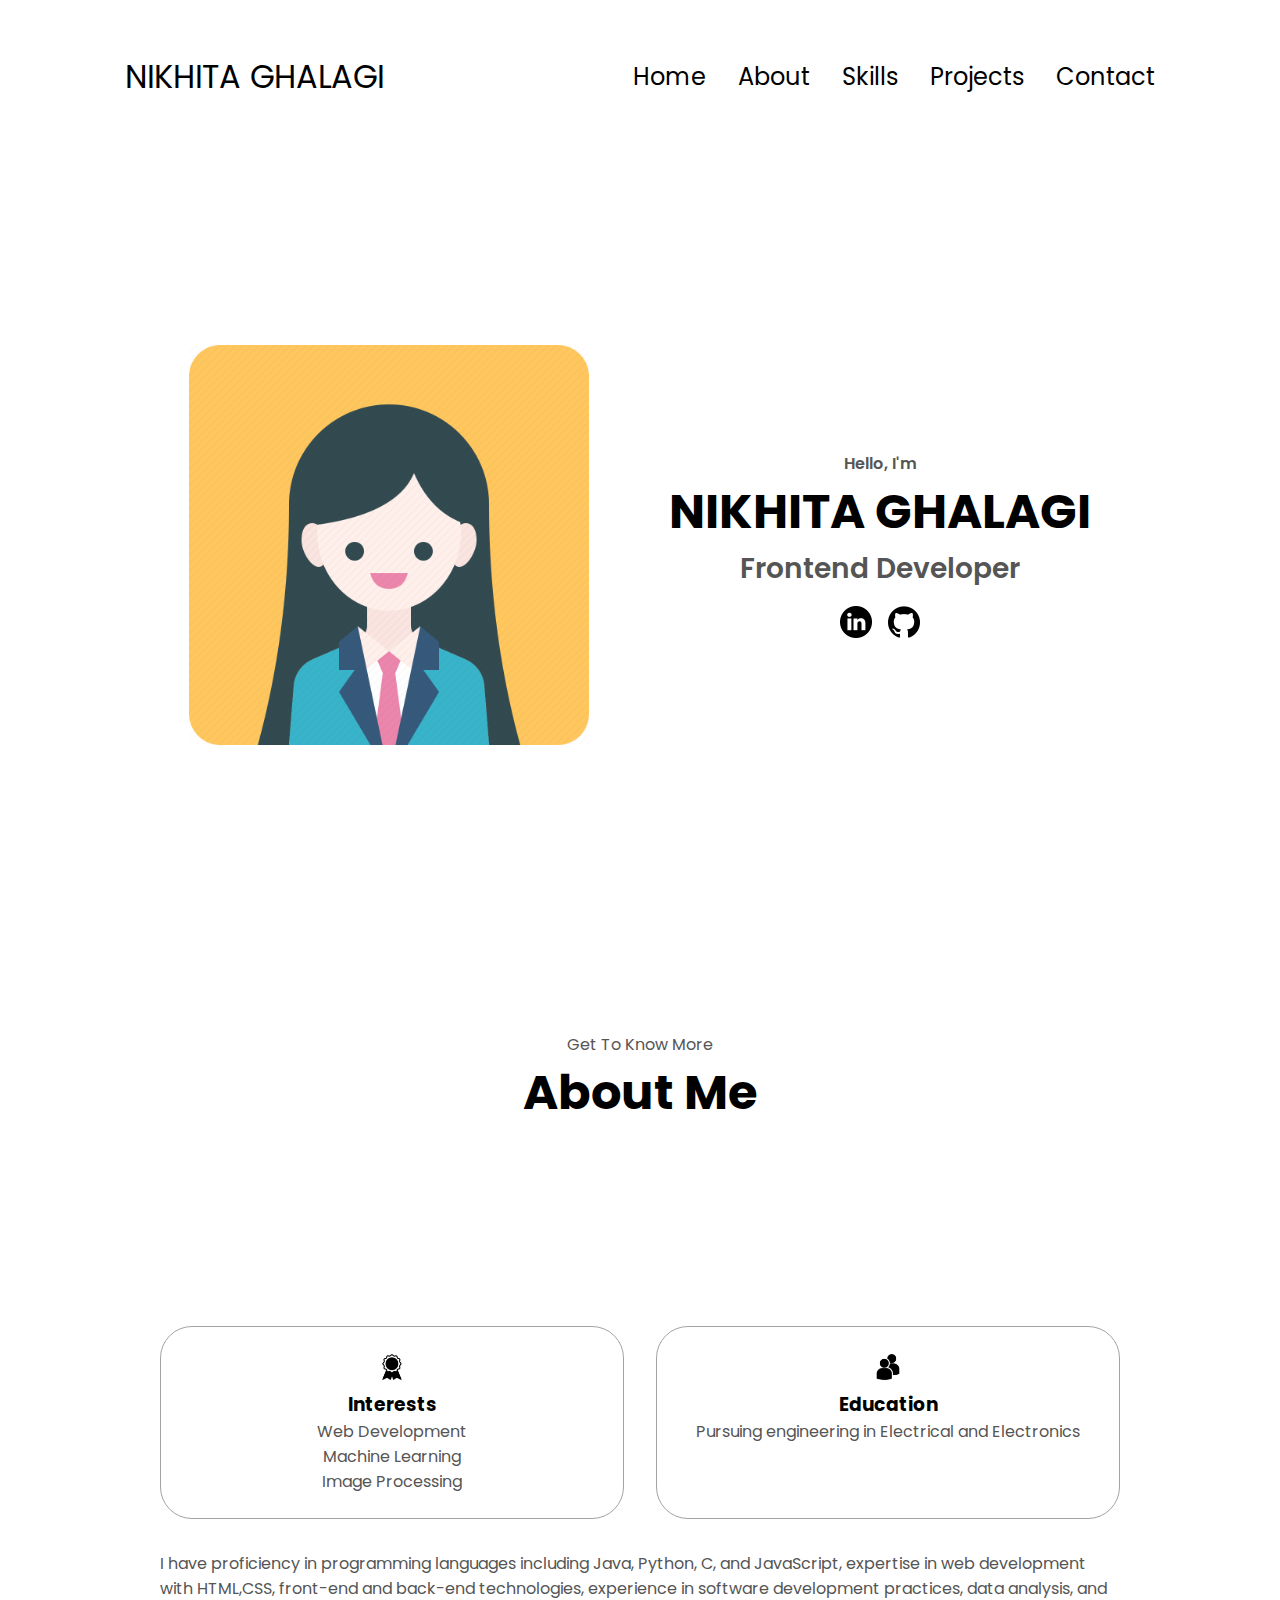
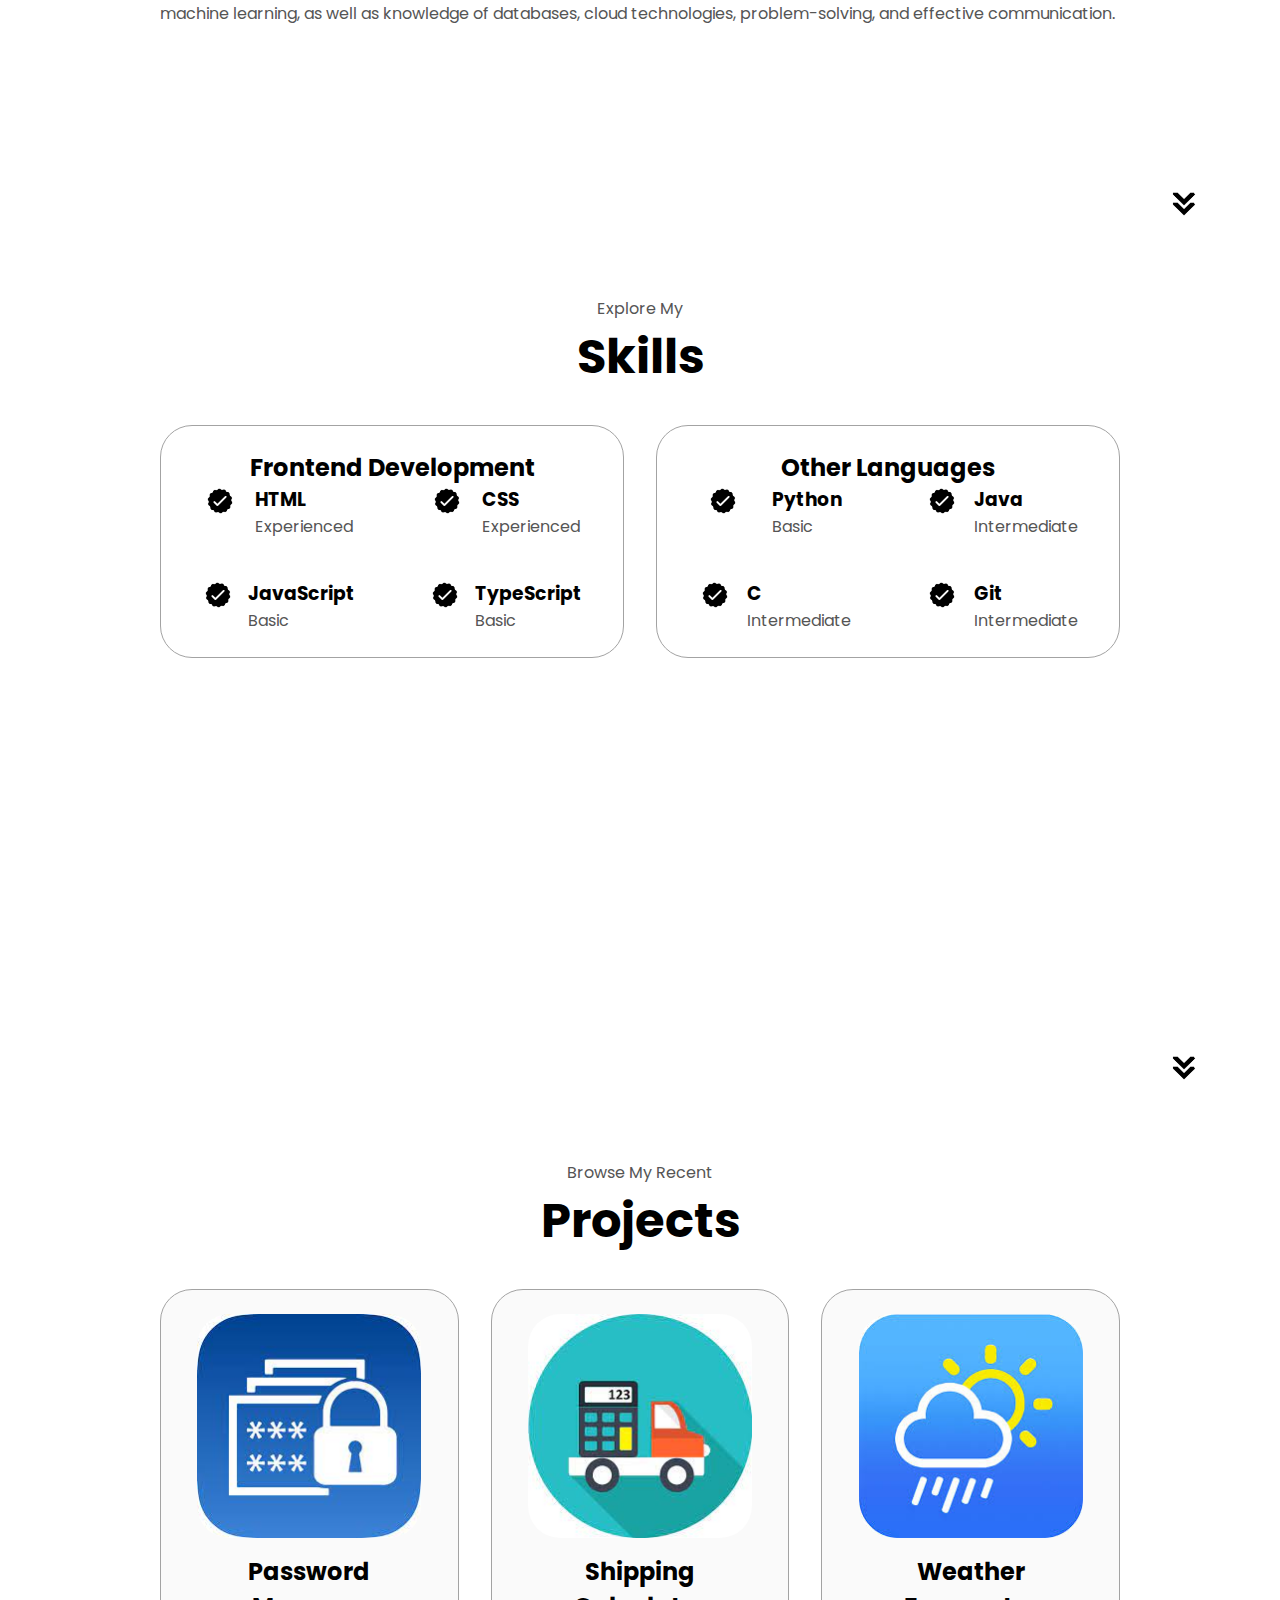
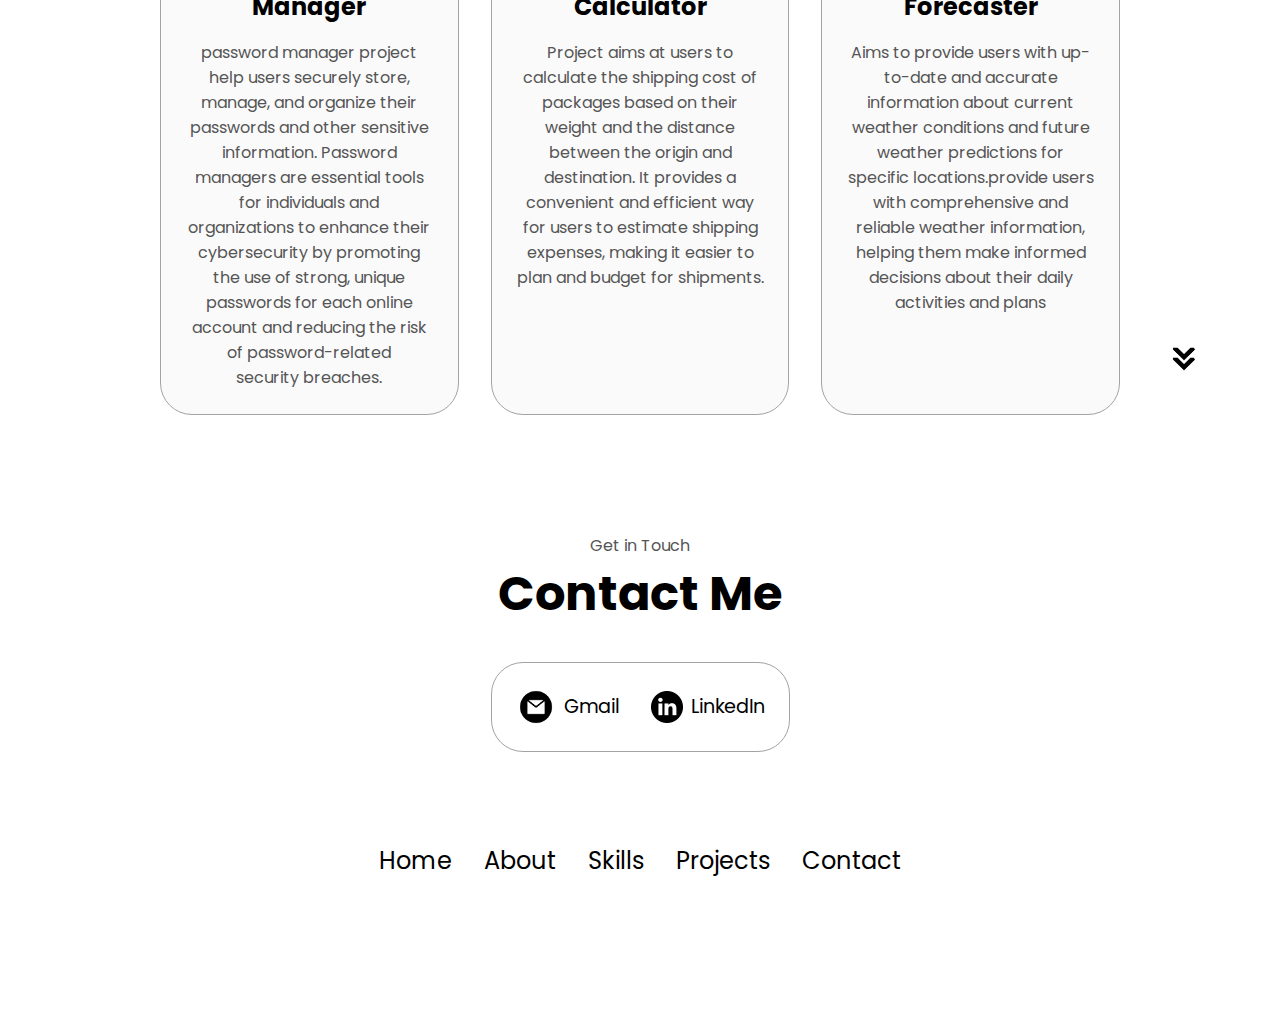
<file: portfolio-web/index.html>
<!DOCTYPE html>
<html lang="en">

<head>
  <meta charset="UTF-8" />
  <meta http-equiv="X-UA-Compatible" content="IE=edge" />
  <meta name="viewport" content="width=device-width, initial-scale=1.0" />
  <title>My Portfolio</title>
  <link rel="stylesheet" href="style.css" />
  <link rel="stylesheet" href="mediaqueries.css" />
</head>

<body>
  <nav id="desktop-nav">
    <div class="logo">NIKHITA GHALAGI</div>
    <div>
      <ul class="nav-links">
        <li><a href="#profile">Home</a></li>
        <li><a href="#about">About</a></li>
        <li><a href="#skills">Skills</a></li>
        <li><a href="#projects">Projects</a></li>
        <li><a href="#contact">Contact</a></li>
      </ul>
    </div>
  </nav>
  <nav id="hamburger-nav">
    <div class="logo">NIKHITA GHALAGI</div>
    <div class="hamburger-menu">
      <div class="hamburger-icon" onclick="toggleMenu()">
        <span></span>
        <span></span>
        <span></span>
      </div>
      <div class="menu-links">
        <li><a href="#profile" onclick="toggleMenu()">Home</a></li>
        <li><a href="#about" onclick="toggleMenu()">About</a></li>
        <li><a href="#skills" onclick="toggleMenu()">Skills</a></li>
        <li><a href="#projects" onclick="toggleMenu()">Projects</a></li>
        <li><a href="#contact" onclick="toggleMenu()">Contact</a></li>
      </div>
    </div>
  </nav>
  <section id="profile">
    <div class="section__pic-container">
      <img src="images/profile-pic.png" alt="Nikhita Ghalagi profile picture" />
    </div>
    <div class="section__text">
      <p class="section__text__p1">Hello, I'm</p>
      <h1 class="title">NIKHITA GHALAGI</h1>
      <p class="section__text__p2">Frontend Developer</p>
      <div id="socials-container">
        <img src="images/linkedin.png" alt="My LinkedIn profile" class="icon"
          onclick="location.href='https://www.linkedin.com/in/nikhita-ghalagi-6aa586262?utm_source=share&utm_campaign=share_via&utm_content=profile&utm_medium=android_app'" />
        <img src="images/github.png" alt="My Github profile" class="icon"
          onclick="location.href='https://github.com/'" />
      </div>
    </div>
  </section>
  <section id="about">
    <p class="section__text__p1">Get To Know More</p>
    <h1 class="title">About Me</h1>
    <div class="section-container">
     
      <div class="about-details-container">
        <div class="about-containers">
          <div class="details-container">
            <img src="images/experience.png" alt="Experience icon" class="icon" />
            <h3>Interests</h3>
            <p>Web Development<br>Machine Learning<br>Image Processing</p>
          </div>
          <div class="details-container">
            <img src="images/education.png" alt="Education icon" class="icon" />
            <h3>Education</h3>
            <p>Pursuing engineering in Electrical and Electronics</p>
          </div>
        </div>
        <div class="text-container">
          <p>
            I have proficiency in programming languages including Java, Python, C, and JavaScript, expertise in web
            development with HTML,CSS, front-end and back-end technologies, experience in software development
            practices, data analysis, and machine learning, as well as knowledge of databases, cloud technologies,
            problem-solving, and effective communication.
          </p>
        </div>
      </div>
    </div>
    <img src="images/arrow.png" alt="Arrow icon" class="icon arrow" onclick="location.href='./#skills'" />
  </section>
  <section id="skills">
    <p class="section__text__p1">Explore My</p>
    <h1 class="title">Skills</h1>
    <div class="skills-details-container">
      <div class="about-containers">
        <div class="details-container">
          <h2 class="experience-sub-title">Frontend Development</h2>
          <div class="article-container">
            <article>
              <img src="images/checkmark.png" alt="Experience icon" class="icon" />
              <div>
                <h3>HTML</h3>
                <p>Experienced</p>
              </div>
            </article>
            <article>
              <img src="images/checkmark.png" alt="Experience icon" class="icon" />
              <div>
                <h3>CSS</h3>
                <p>Experienced</p>
              </div>
            </article>

            <article>
              <img src="images/checkmark.png" alt="Experience icon" class="icon" />
              <div>
                <h3>JavaScript</h3>
                <p>Basic</p>
              </div>
            </article>
            <article>
              <img src="images/checkmark.png" alt="Experience icon" class="icon" />
              <div>
                <h3>TypeScript</h3>
                <p>Basic</p>
              </div>
            </article>

          </div>
        </div>
        <div class="details-container">
          <h2 class="experience-sub-title">Other Languages</h2>
          <div class="article-container">
            <article>
              <img src="images/checkmark.png" alt="Experience icon" class="icon" />
              <div>
                <h3>Python</h3>
                <p>Basic</p>
              </div>
            </article>
            <article>
              <img src="images/checkmark.png" alt="Experience icon" class="icon" />
              <div>
                <h3>Java</h3>
                <p>Intermediate</p>
              </div>
            </article>
            <article>
              <img src="images/checkmark.png" alt="Experience icon" class="icon" />
              <div>
                <h3>C</h3>
                <p>Intermediate</p>
              </div>
            </article>
            <article>
              <img src="images/checkmark.png" alt="Experience icon" class="icon" />
              <div>
                <h3>Git</h3>
                <p>Intermediate</p>
              </div>
            </article>
          </div>
        </div>
      </div>
    </div>
    <img src="images/arrow.png" alt="Arrow icon" class="icon arrow" onclick="location.href='./#projects'" />
  </section>
  <section id="projects">
    <p class="section__text__p1">Browse My Recent</p>
    <h1 class="title">Projects</h1>
    <div class="experience-details-container">
      <div class="about-containers">
        <div class="details-container color-container">
          <div class="article-container">
            <img src="images/project-1.png" alt="Project 1" class="project-img" />
          </div>
          <h2 class="experience-sub-title project-title">Password Manager</h2>
          <p>password manager project help users securely store, manage, and organize their passwords and other
            sensitive information. Password managers are essential tools for individuals and organizations to enhance
            their cybersecurity by promoting the use of strong, unique passwords for each online account and reducing
            the risk of password-related security breaches.</p>

        </div>
        <div class="details-container color-container">
          <div class="article-container">
            <img src="images/project-2.png" alt="Project 2" class="project-img" />
          </div>
          <h2 class="experience-sub-title project-title">Shipping Calculator</h2>
          <p>Project aims at users to calculate the shipping cost of packages based on their weight and the distance
            between the origin and destination. It provides a convenient and efficient way for users to estimate
            shipping expenses, making it easier to plan and budget for shipments.</p>
        </div>
        <div class="details-container color-container">
          <div class="article-container">
            <img src="images/project-3.png" alt="Project 3" class="project-img" />
          </div>
          <h2 class="experience-sub-title project-title">Weather Forecaster</h2>
          <p>Aims to provide users with up-to-date and accurate information about current weather conditions and future
            weather predictions for specific locations.provide users with comprehensive and reliable weather
            information, helping them make informed decisions about their daily activities and plans</p>

        </div>
      </div>
    </div>
    <img src="images/arrow.png" alt="Arrow icon" class="icon arrow" onclick="location.href='./#contact'" />
  </section>
  <section id="contact">
    <br><br>
    <p class="section__text__p1">Get in Touch</p>
    <h1 class="title">Contact Me</h1>
    <div class="contact-info-upper-container">
      <div class="contact-info-container">
        <img src="images/email.png" alt="Email icon" class="icon contact-icon email-icon" />
        <p><a href="mailto:nikhita1619.com">Gmail</a></p>
      </div>
      <div class="contact-info-container">
        <img src="images/linkedin.png" alt="LinkedIn icon" class="icon contact-icon" />
        <p><a href="https://www.linkedin.com/in/nikhita-ghalagi-6aa586262?utm_source=share&utm_campaign=share_via&utm_content=profile&utm_medium=android_app">LinkedIn</a></p>
      </div>
    </div>
  </section>
  <footer>
    <nav>
      <div class="nav-links-container">
        <ul class="nav-links">
          <li><a href="#profile">Home</a></li>
          <li><a href="#about">About</a></li>
          <li><a href="#skills">Skills</a></li>
          <li><a href="#projects">Projects</a></li>
          <li><a href="#contact">Contact</a></li>
        </ul>
      </div>
    </nav>

  </footer>
  <script src="script.js"></script>
</body>

</html>
</file>
<file: portfolio-web/style.css>
/* GENERAL */

@import url("https://fonts.googleapis.com/css2?family=Poppins:wght@300;400;500;600&display=swap");

* {
  margin: 0;
  padding: 0;
}

body {
  font-family: "Poppins", sans-serif;
}

html {
  scroll-behavior: smooth;
}

p {
  color: rgb(85, 85, 85);
}

/* TRANSITION */

a,
.btn {
  transition: all 300ms ease;
}

/* DESKTOP NAV */

nav,
.nav-links {
  display: flex;
}

nav {
  justify-content: space-around;
  align-items: center;
  height: 17vh;
}

.nav-links {
  gap: 2rem;
  list-style: none;
  font-size: 1.5rem;
}

a {
  color: black;
  text-decoration: none;
  text-decoration-color: white;
}

a:hover {
  color: grey;
  text-decoration: underline;
  text-underline-offset: 1rem;
  text-decoration-color: rgb(181, 181, 181);
}

.logo {
  font-size: 2rem;
}

.logo:hover {
  cursor: default;
}

/* HAMBURGER MENU */

#hamburger-nav {
  display: none;
}

.hamburger-menu {
  position: relative;
  display: inline-block;
}

.hamburger-icon {
  display: flex;
  flex-direction: column;
  justify-content: space-between;
  height: 24px;
  width: 30px;
  cursor: pointer;
}

.hamburger-icon span {
  width: 100%;
  height: 2px;
  background-color: black;
  transition: all 0.3 ease-in-out;
}

.menu-links {
  position: absolute;
  top: 100%;
  right: 0;
  background-color: white;
  width: fit-content;
  max-height: 0;
  overflow: hidden;
  transition: all 0.3 ease-in-out;
}

.menu-links a {
  display: block;
  padding: 10px;
  text-align: center;
  font-size: 1.5rem;
  color: black;
  text-decoration: none;
  transition: all 0.3 ease-in-out;
}

.menu-links li {
  list-style: none;
}

.menu-links.open {
  max-height: 300px;
}

.hamburger-icon.open span:first-child {
  transform: rotate(45deg) translate(10px, 5px);
}

.hamburger-icon.open span:nth-child(2) {
  opacity: 0;
}

.hamburger-icon.open span:last-child {
  transform: rotate(-45deg) translate(10px, -5px);
}

.hamburger-icon span:first-child {
  transform: none;
}

.hamburger-icon span:first-child {
  opacity: 1;
}

.hamburger-icon span:first-child {
  transform: none;
}

/* SECTIONS */

section {
  padding-top: 4vh;
  height: 96vh;
  margin: 0 10rem;
  box-sizing: border-box;
  min-height: fit-content;
}

.section-container {
  display: flex;
}

/* PROFILE SECTION */

#profile {
  display: flex;
  justify-content: center;
  gap: 5rem;
  height: 80vh;
}

.section__pic-container {
  display: flex;
  height: 400px;
  width: 400px;
  margin: auto 0;
}

.section__text {
  align-self: center;
  text-align: center;
}

.section__text p {
  font-weight: 600;
}

.section__text__p1 {
  text-align: center;
}

.section__text__p2 {
  font-size: 1.75rem;
  margin-bottom: 1rem;
}

.title {
  font-size: 3rem;
  text-align: center;
}

#socials-container {
  display: flex;
  justify-content: center;
  margin-top: 1rem;
  gap: 1rem;
}

/* ICONS */

.icon {
  cursor: pointer;
  height: 2rem;
}

/* BUTTONS */

.btn-container {
  display: flex;
  justify-content: center;
  gap: 1rem;
}

.btn {
  font-weight: 600;
  transition: all 300ms ease;
  padding: 1rem;
  width: 8rem;
  border-radius: 2rem;
}

.btn-color-1,
.btn-color-2 {
  border: rgb(53, 53, 53) 0.1rem solid;
}

.btn-color-1:hover,
.btn-color-2:hover {
  cursor: pointer;
}

.btn-color-1,
.btn-color-2:hover {
  background: rgb(53, 53, 53);
  color: white;
}

.btn-color-1:hover {
  background: rgb(0, 0, 0);
}

.btn-color-2 {
  background: none;
}

.btn-color-2:hover {
  border: rgb(255, 255, 255) 0.1rem solid;
}

.btn-container {
  gap: 1rem;
}

/* ABOUT SECTION */

#about {
  position: relative;
}

.about-containers {
  gap: 2rem;
  margin-bottom: 2rem;
  margin-top: 2rem;
}

.about-details-container {
  justify-content: center;
  flex-direction: column;
}

.about-containers,
.about-details-container {
  display: flex;
}

.about-pic {
  border-radius: 2rem;
}

.arrow {
  position: absolute;
  right: -5rem;
  bottom: 2.5rem;
}

.details-container {
  padding: 1.5rem;
  flex: 1;
  background: white;
  border-radius: 2rem;
  border: rgb(53, 53, 53) 0.1rem solid;
  border-color: rgb(163, 163, 163);
  text-align: center;
}

.section-container {
  gap: 4rem;
  height: 80%;
}

.section__pic-container {
  height: 400px;
  width: 400px;
  margin: auto 0;
}

/* EXPERIENCE SECTION */

#skills {
  position: relative;
}

.skills-sub-title {
  color: rgb(85, 85, 85);
  font-weight: 600;
  font-size: 1.75rem;
  margin-bottom: 2rem;
}

.skills-details-container {
  display: flex;
  justify-content: center;
  flex-direction: column;
}

.article-container {
  display: flex;
  text-align: initial;
  flex-wrap: wrap;
  flex-direction: row;
  gap: 2.5rem;
  justify-content: space-around;
}

article {
  display: flex;
  width: 10rem;
  justify-content: space-around;
  gap: 0.5rem;
}

article .icon {
  cursor: default;
}

/* PROJECTS SECTION */

#projects {
  position: relative;
}

.color-container {
  border-color: rgb(163, 163, 163);
  background: rgb(250, 250, 250);
}

.project-img {
  border-radius: 2rem;
  width: 90%;
  height: 90%;
}

.project-title {
  margin: 1rem;
  color: black;
}

.project-btn {
  color: black;
  border-color: rgb(163, 163, 163);
}

/* CONTACT */

#contact {
  display: flex;
  justify-content: center;
  flex-direction: column;
  height: 70vh;
}

.contact-info-upper-container {
  display: flex;
  justify-content: center;
  border-radius: 2rem;
  border: rgb(53, 53, 53) 0.1rem solid;
  border-color: rgb(163, 163, 163);
  background: (250, 250, 250);
  margin: 2rem auto;
  padding: 0.5rem;
}

.contact-info-container {
  display: flex;
  align-items: center;
  justify-content: center;
  gap: 0.5rem;
  margin: 1rem;
}

.contact-info-container p {
  font-size: larger;
}

.contact-icon {
  cursor: default;
}

.email-icon {
  height: 2.5rem;
}

/* FOOTER SECTION */

footer {
  height: 26vh;
  margin: 0 1rem;
}

footer p {
  text-align: center;
}
</file>
<file: portfolio-web/mediaqueries.css>
@media screen and (max-width: 1400px) {
  #profile {
    height: 83vh;
    margin-bottom: 6rem;
  }
  .about-containers {
    flex-wrap: wrap;
  }
  #contact,
  #projects {
    height: fit-content;
  }
}

@media screen and (max-width: 1200px) {
  #desktop-nav {
    display: none;
  }
  #hamburger-nav {
    display: flex;
  }
  #experience,
  .experience-details-container {
    margin-top: 2rem;
  }
  #profile,
  .section-container {
    display: block;
  }
  .arrow {
    display: none;
  }
  section,
  .section-container {
    height: fit-content;
  }
  section {
    margin: 0 5%;
  }
  .section__pic-container {
    width: 275px;
    height: 275px;
    margin: 0 auto 2rem;
  }
  .about-containers {
    margin-top: 0;
  }
}

@media screen and (max-width: 600px) {
  #contact,
  footer {
    height: 40vh;
  }
  #profile {
    height: 83vh;
    margin-bottom: 0;
  }
  article {
    font-size: 1rem;
  }
  footer nav {
    height: fit-content;
    margin-bottom: 2rem;
  }
  .about-containers,
  .contact-info-upper-container,
  .btn-container {
    flex-wrap: wrap;
  }
  .contact-info-container {
    margin: 0;
  }
  .contact-info-container p,
  .nav-links li a {
    font-size: 1rem;
  }
  .skills-sub-title {
    font-size: 1.25rem;
  }
  .logo {
    font-size: 1.5rem;
  }
  .nav-links {
    flex-direction: column;
    gap: 0.5rem;
    text-align: center;
  }
  .section__pic-container {
    width: auto;
    height: 46vw;
    justify-content: center;
  }
  .section__text__p2 {
    font-size: 1.25rem;
  }
  .title {
    font-size: 2rem;
  }
  .text-container {
    text-align: justify;
  }
}
</file>
